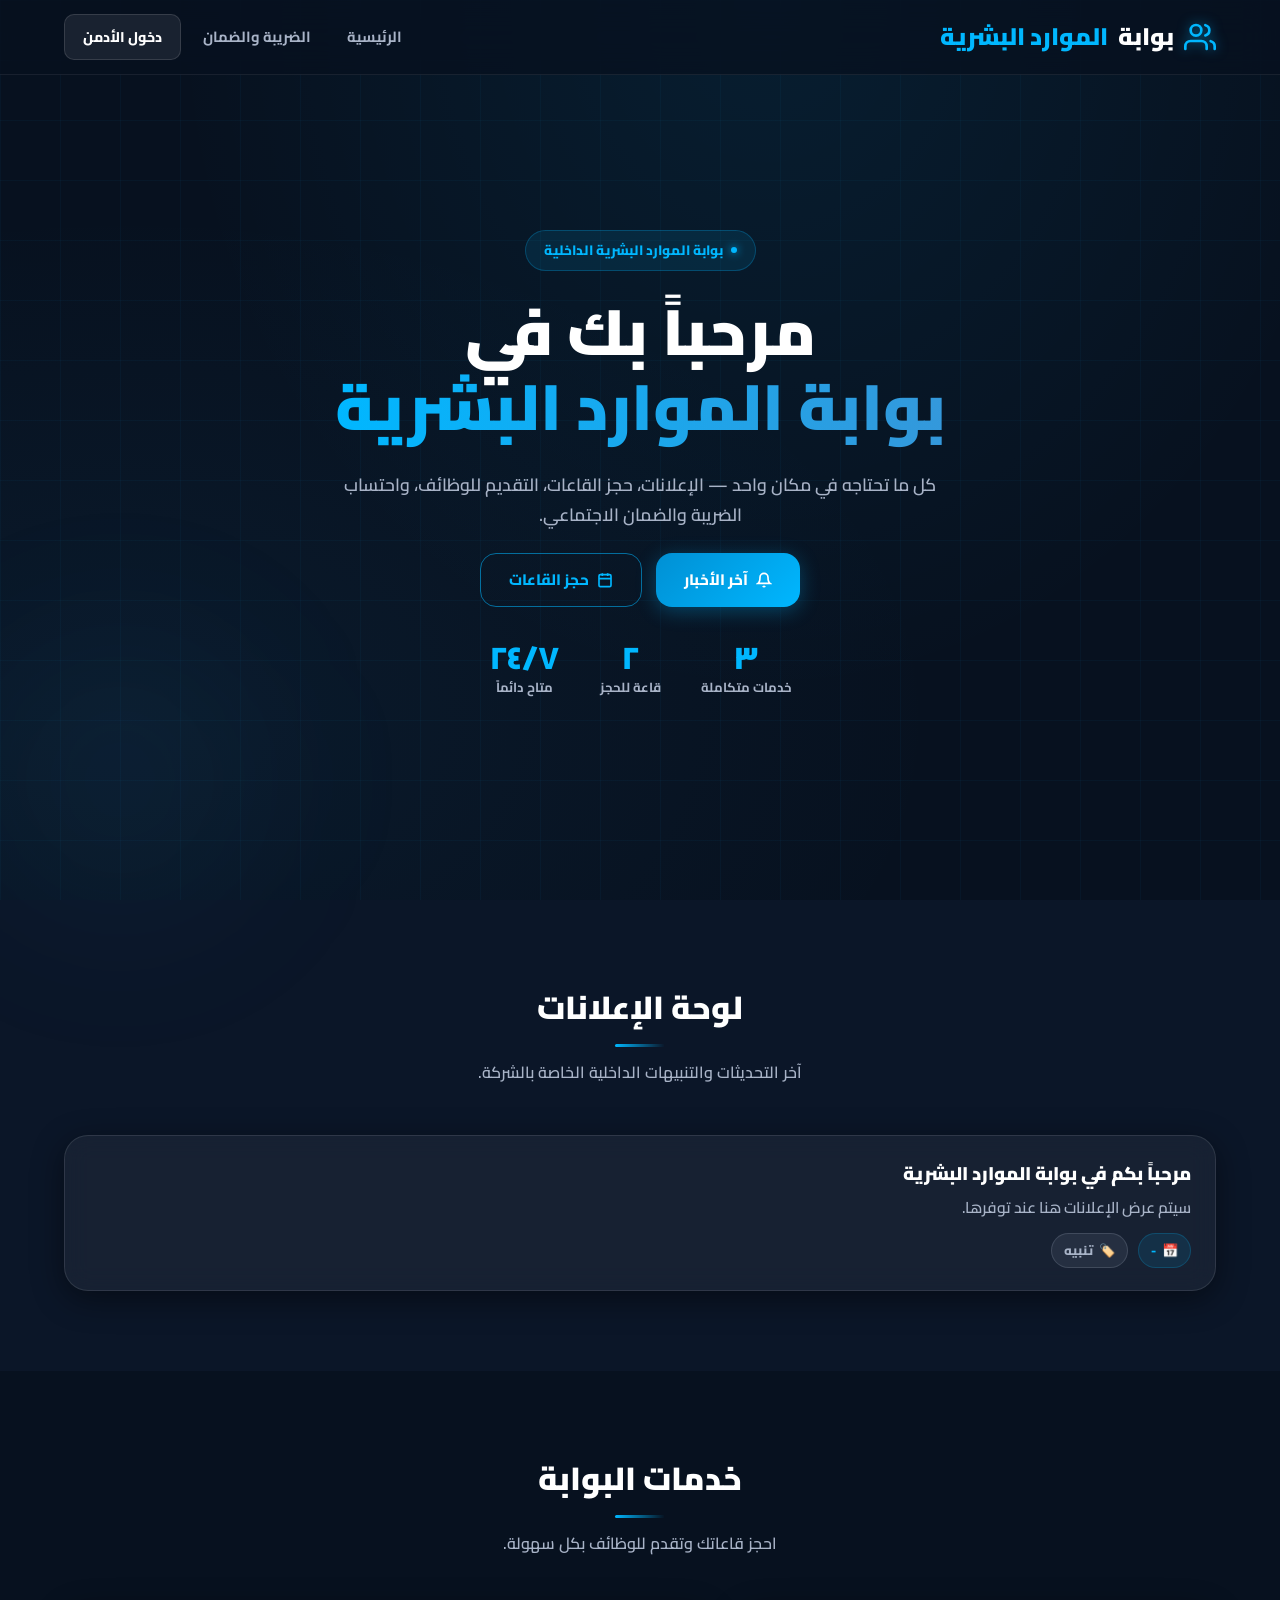
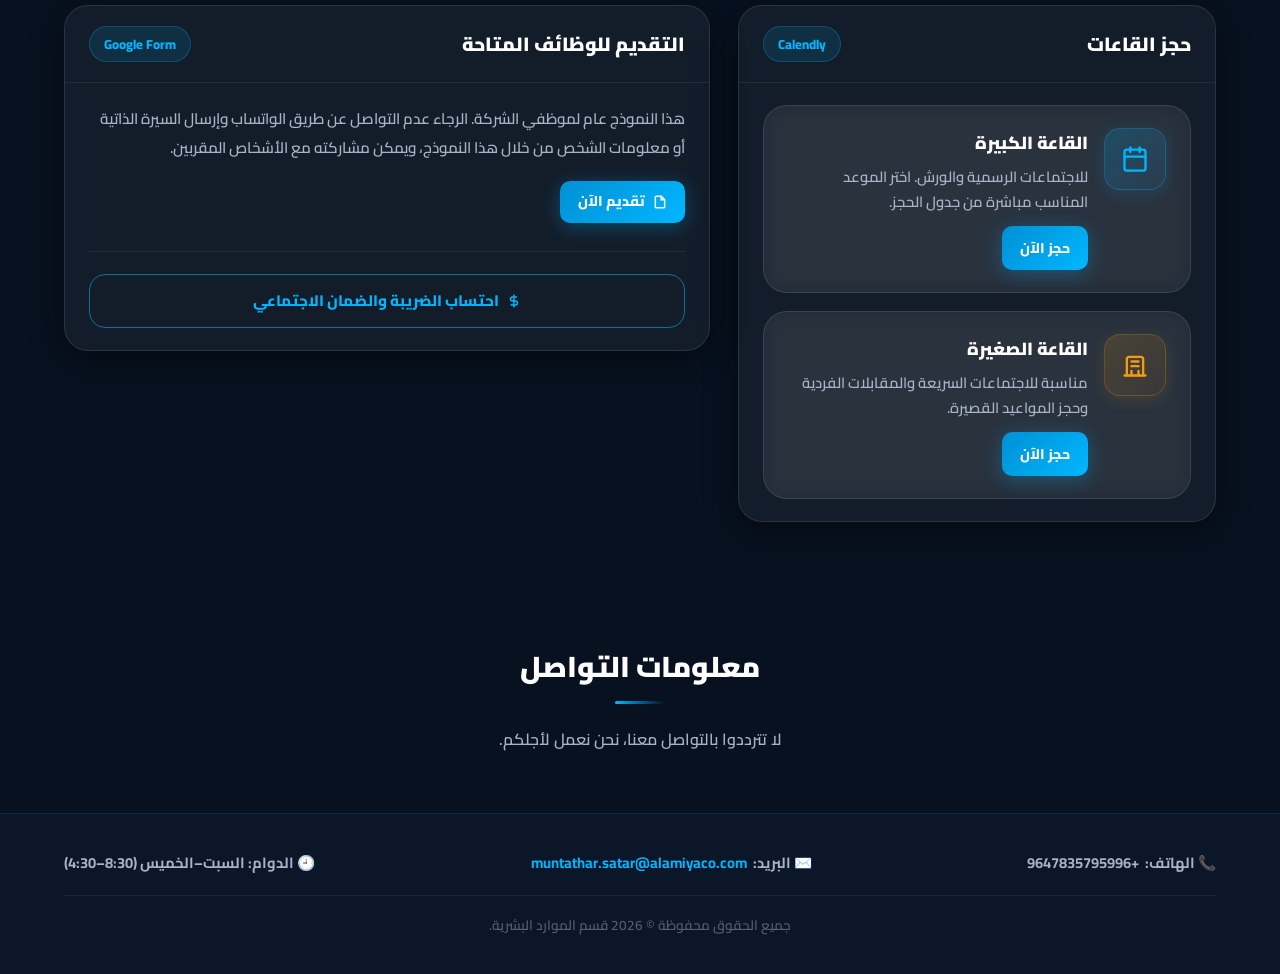
<file: index.html>
<!DOCTYPE html>
<html lang="ar" dir="rtl">
<head>
  <meta charset="UTF-8" />
  <meta name="viewport" content="width=device-width, initial-scale=1.0" />
  <title>بوابة الموارد البشرية</title>
  <link rel="preconnect" href="https://fonts.googleapis.com">
  <link href="https://fonts.googleapis.com/css2?family=Cairo:wght@300;400;600;700;800;900&display=swap" rel="stylesheet">
  <link rel="stylesheet" href="styles.css" />
</head>
<body>

  <header id="header">
    <div class="container navbar">
      <div class="logo">
        <svg width="32" height="32" viewBox="0 0 24 24" fill="none" stroke="currentColor"
          stroke-width="2" stroke-linecap="round" stroke-linejoin="round">
          <path d="M17 21v-2a4 4 0 0 0-4-4H5a4 4 0 0 0-4 4v2"></path>
          <circle cx="9" cy="7" r="4"></circle>
          <path d="M23 21v-2a4 4 0 0 0-3-3.87"></path>
          <path d="M16 3.13a4 4 0 0 1 0 7.75"></path>
        </svg>
        بوابة <span>الموارد البشرية</span>
      </div>
      <div class="nav-actions">
        <a class="nav-link" href="index.html">الرئيسية</a>
        <a class="nav-link" href="tax.html">الضريبة والضمان</a>
        <button class="btn btn-dark btn-sm" type="button" onclick="openAdminLogin()">دخول الأدمن</button>
      </div>
    </div>
  </header>

  <section class="hero" id="home">
    <div class="hero-grid-bg"></div>
    <div class="hero-content">
      <div class="container">
        <div class="hero-inner">
          <div class="hero-badge">
            <span></span>
            بوابة الموارد البشرية الداخلية
          </div>
          <h1>
            مرحباً بك في<br>
            <span class="highlight">بوابة الموارد البشرية</span>
          </h1>
          <p>كل ما تحتاجه في مكان واحد — الإعلانات، حجز القاعات، التقديم للوظائف، واحتساب الضريبة والضمان الاجتماعي.</p>
          <div class="hero-buttons">
            <a class="btn btn-primary" href="#announcements">
              <svg width="16" height="16" viewBox="0 0 24 24" fill="none" stroke="currentColor" stroke-width="2.5">
                <path d="M18 8A6 6 0 0 0 6 8c0 7-3 9-3 9h18s-3-2-3-9"></path>
                <path d="M13.73 21a2 2 0 0 1-3.46 0"></path>
              </svg>
              آخر الأخبار
            </a>
            <a class="btn btn-outline" href="#booking">
              <svg width="16" height="16" viewBox="0 0 24 24" fill="none" stroke="currentColor" stroke-width="2.5">
                <rect x="3" y="4" width="18" height="18" rx="2"></rect>
                <line x1="16" y1="2" x2="16" y2="6"></line>
                <line x1="8" y1="2" x2="8" y2="6"></line>
                <line x1="3" y1="10" x2="21" y2="10"></line>
              </svg>
              حجز القاعات
            </a>
          </div>
          <div class="hero-stats">
            <div class="hero-stat"><strong>٣</strong><span>خدمات متكاملة</span></div>
            <div class="hero-stat"><strong>٢</strong><span>قاعة للحجز</span></div>
            <div class="hero-stat"><strong>٢٤/٧</strong><span>متاح دائماً</span></div>
          </div>
        </div>
      </div>
    </div>
  </section>

  <section id="announcements">
    <div class="container">
      <div class="section-title reveal">
        <h2>لوحة الإعلانات</h2>
        <p>آخر التحديثات والتنبيهات الداخلية الخاصة بالشركة.</p>
      </div>
      <div class="ann-list" id="annList"></div>
    </div>
  </section>

  <section class="portal-section" id="portal">
    <div class="container">
      <div class="section-title reveal">
        <h2>خدمات البوابة</h2>
        <p>احجز قاعاتك وتقدم للوظائف بكل سهولة.</p>
      </div>
      <div class="grid-2">

        <div id="booking" class="reveal">
          <div class="card">
            <div class="card-head">
              <h3>حجز القاعات</h3>
              <span class="badge">Calendly</span>
            </div>
            <div class="card-body">
              <div class="booking-stack">
                <div class="card booking-card booking-card-flat">
                  <div class="card-body">
                    <div class="booking-row">
                      <div class="icon-box">
                        <svg width="28" height="28" viewBox="0 0 24 24" fill="none" stroke="currentColor" stroke-width="2" stroke-linecap="round" stroke-linejoin="round">
                          <rect x="3" y="4" width="18" height="18" rx="2"></rect>
                          <line x1="16" y1="2" x2="16" y2="6"></line>
                          <line x1="8" y1="2" x2="8" y2="6"></line>
                          <line x1="3" y1="10" x2="21" y2="10"></line>
                        </svg>
                      </div>
                      <div class="booking-content">
                        <h4>القاعة الكبيرة</h4>
                        <p>للاجتماعات الرسمية والورش. اختر الموعد المناسب مباشرة من جدول الحجز.</p>
                        <div class="booking-actions">
                          <button class="btn btn-primary btn-sm" type="button" onclick="openCalendly('big')">حجز الآن</button>
                        </div>
                      </div>
                    </div>
                  </div>
                </div>
                <div class="card booking-card booking-card-flat">
                  <div class="card-body">
                    <div class="booking-row">
                      <div class="icon-box small-room-icon">
                        <svg width="28" height="28" viewBox="0 0 24 24" fill="none" stroke="currentColor" stroke-width="2" stroke-linecap="round" stroke-linejoin="round">
                          <path d="M3 21h18"></path>
                          <path d="M5 21V7a2 2 0 0 1 2-2h10a2 2 0 0 1 2 2v14"></path>
                          <path d="M9 21v-4"></path><path d="M15 21v-4"></path>
                          <path d="M9 9h6"></path><path d="M9 13h6"></path>
                        </svg>
                      </div>
                      <div class="booking-content">
                        <h4>القاعة الصغيرة</h4>
                        <p>مناسبة للاجتماعات السريعة والمقابلات الفردية وحجز المواعيد القصيرة.</p>
                        <div class="booking-actions">
                          <button class="btn btn-primary btn-sm" type="button" onclick="openCalendly('small')">حجز الآن</button>
                        </div>
                      </div>
                    </div>
                  </div>
                </div>
              </div>
            </div>
          </div>
        </div>

        <div id="apply" class="reveal">
          <div class="card" style="height:100%;">
            <div class="card-head">
              <h3>التقديم للوظائف المتاحة</h3>
              <span class="badge">Google Form</span>
            </div>
            <div class="card-body">
              <p class="apply-text">
                هذا النموذج عام لموظفي الشركة. الرجاء عدم التواصل عن طريق الواتساب وإرسال السيرة الذاتية أو معلومات الشخص من خلال هذا النموذج، ويمكن مشاركته مع الأشخاص المقربين.
              </p>
              <a class="btn btn-primary btn-sm" id="applyFormBtn" href="#" target="_blank" rel="noopener">
                <svg width="14" height="14" viewBox="0 0 24 24" fill="none" stroke="currentColor" stroke-width="2.5">
                  <path d="M14 2H6a2 2 0 0 0-2 2v16a2 2 0 0 0 2 2h12a2 2 0 0 0 2-2V8z"></path>
                  <polyline points="14 2 14 8 20 8"></polyline>
                </svg>
                تقديم الآن
              </a>
              <div style="margin-top:28px;padding-top:22px;border-top:1px solid rgba(255,255,255,0.07);">
                <a href="tax.html" class="btn btn-outline" style="width:100%;justify-content:center;">
                  <svg width="14" height="14" viewBox="0 0 24 24" fill="none" stroke="currentColor" stroke-width="2.5">
                    <line x1="12" y1="1" x2="12" y2="23"></line>
                    <path d="M17 5H9.5a3.5 3.5 0 0 0 0 7h5a3.5 3.5 0 0 1 0 7H6"></path>
                  </svg>
                  احتساب الضريبة والضمان الاجتماعي
                </a>
              </div>
            </div>
          </div>
        </div>

      </div>
    </div>
  </section>

  <section id="info" class="info-section">
    <div class="container info-container">
      <div class="section-title info-title">
        <h2 class="info-heading">معلومات التواصل</h2>
        <p class="info-description">لا تترددوا بالتواصل معنا، نحن نعمل لأجلكم.</p>
      </div>
    </div>
  </section>

  <footer>
    <div class="container">
      <div class="footer-mini">
        <div class="item">📞 الهاتف: <span id="hrPhone">+9647835795996</span></div>
        <div class="item">✉️ البريد: <a id="hrEmail" href="mailto:muntathar.satar@alamiyaco.com">muntathar.satar@alamiyaco.com</a></div>
        <div class="item">🕘 الدوام: السبت–الخميس (8:30–4:30)</div>
      </div>
      <div class="copyright">
        <p>جميع الحقوق محفوظة &copy; <span id="year"></span> قسم الموارد البشرية.</p>
      </div>
    </div>
  </footer>

  <div class="modal" id="calModal" aria-hidden="true">
    <div class="modal-dialog" role="dialog" aria-modal="true">
      <div class="modal-head">
        <h3 id="calTitle">الحجز</h3>
        <button class="xbtn" type="button" onclick="closeCalModal()">✕</button>
      </div>
      <div class="modal-body modal-body-zero">
        <iframe class="cal-frame" id="calFrame" title="Calendly"></iframe>
      </div>
    </div>
  </div>

  <div class="modal" id="adminLoginModal" aria-hidden="true">
    <div class="modal-dialog admin-dialog" role="dialog" aria-modal="true">
      <div class="modal-head">
        <h3>دخول الأدمن</h3>
        <button class="xbtn" type="button" onclick="closeAdminLogin()">✕</button>
      </div>
      <div class="admin-login-body">
        <p class="admin-login-text">الرجاء إدخال كلمة المرور للدخول إلى بوابة الأدمن.</p>
        <input type="password" id="adminPassword" placeholder="أدخل كلمة المرور" class="admin-password-input" />
        <div id="adminLoginError" class="admin-login-error"></div>
        <div class="admin-login-actions">
          <button class="btn btn-primary btn-sm" type="button" onclick="submitAdminLogin()">دخول</button>
          <button class="btn btn-outline-dark btn-sm" type="button" onclick="closeAdminLogin()">إلغاء</button>
        </div>
      </div>
    </div>
  </div>

  <script src="script.js"></script>
  <script>
    const revealEls = document.querySelectorAll('.reveal');
    const observer = new IntersectionObserver(entries => {
      entries.forEach(e => { if (e.isIntersecting) { e.target.classList.add('visible'); observer.unobserve(e.target); } });
    }, { threshold: 0.12 });
    revealEls.forEach(el => observer.observe(el));
  </script>
</body>
</html>
</file>
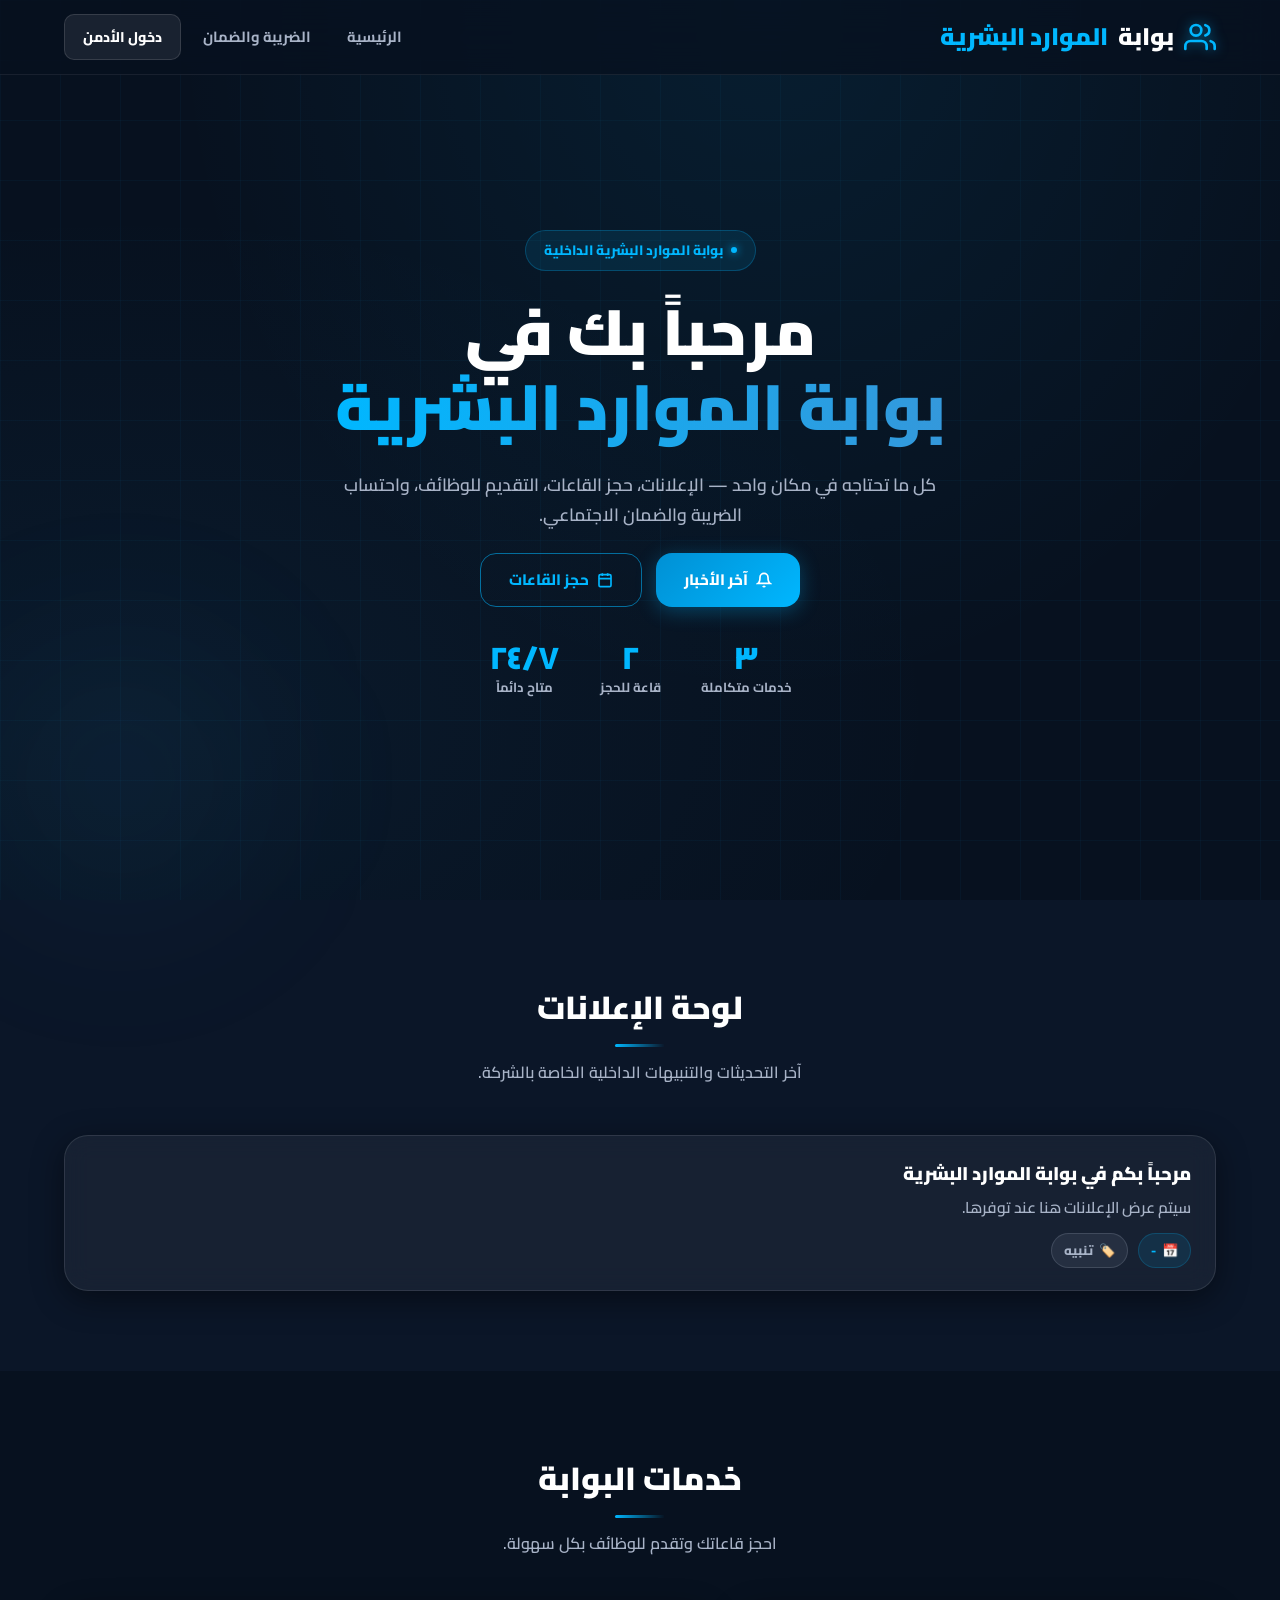
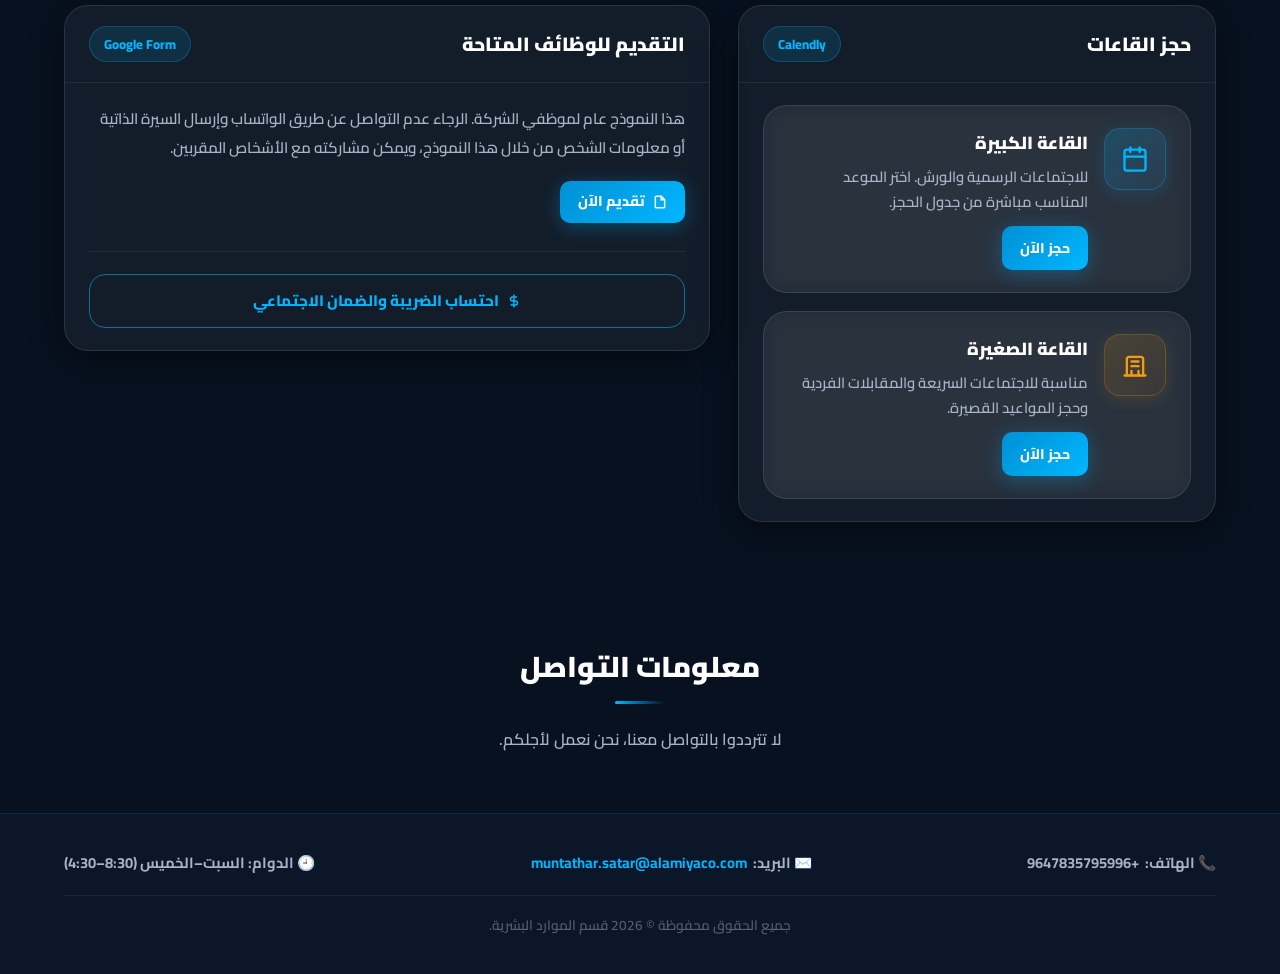
<file: admin.html>
<!DOCTYPE html>
<html lang="ar" dir="rtl">
<head>
  <meta charset="UTF-8" />
  <meta name="viewport" content="width=device-width, initial-scale=1.0" />
  <title>بوابة الأدمن | الموارد البشرية</title>
  <link rel="preconnect" href="https://fonts.googleapis.com">
  <link href="https://fonts.googleapis.com/css2?family=Cairo:wght@300;400;600;700;800;900&display=swap" rel="stylesheet">
  <link rel="stylesheet" href="admin.css" />
</head>
<body>

  <header class="admin-header">
    <div class="container admin-topbar">
      <div>
        <h1>
          <svg width="26" height="26" viewBox="0 0 24 24" fill="none" stroke="currentColor" stroke-width="2" stroke-linecap="round" stroke-linejoin="round">
            <rect x="3" y="3" width="7" height="7"></rect><rect x="14" y="3" width="7" height="7"></rect>
            <rect x="14" y="14" width="7" height="7"></rect><rect x="3" y="14" width="7" height="7"></rect>
          </svg>
          بوابة <span>الأدمن</span>
        </h1>
        <p>صفحة مخصصة لبطاقات وروابط ومواضيع الإدارة.</p>
      </div>
      <div class="admin-top-actions">
        <a href="index.html" class="btn btn-primary">
          <svg width="14" height="14" viewBox="0 0 24 24" fill="none" stroke="currentColor" stroke-width="2.5"><path d="M19 12H5M12 5l-7 7 7 7"/></svg>
          العودة للموقع
        </a>
        <button class="btn btn-dark" type="button" onclick="logoutAdmin()">
          <svg width="14" height="14" viewBox="0 0 24 24" fill="none" stroke="currentColor" stroke-width="2.5">
            <path d="M9 21H5a2 2 0 0 1-2-2V5a2 2 0 0 1 2-2h4"/>
            <polyline points="16 17 21 12 16 7"/><line x1="21" y1="12" x2="9" y2="12"/>
          </svg>
          تسجيل الخروج
        </button>
      </div>
    </div>
  </header>

  <main class="container admin-main">
    <section class="admin-section">
      <div class="section-title">
        <h2>بطاقات الإدارة</h2>
        <p>في حال احتجت لأي شيء ولم تجده اتصل بالرقم التالي 07735796995</p>
      </div>
      <div class="cards-grid" id="adminCardsList"></div>
    </section>
  </main>

  <script src="admin.js"></script>
</body>
</html>
</file>
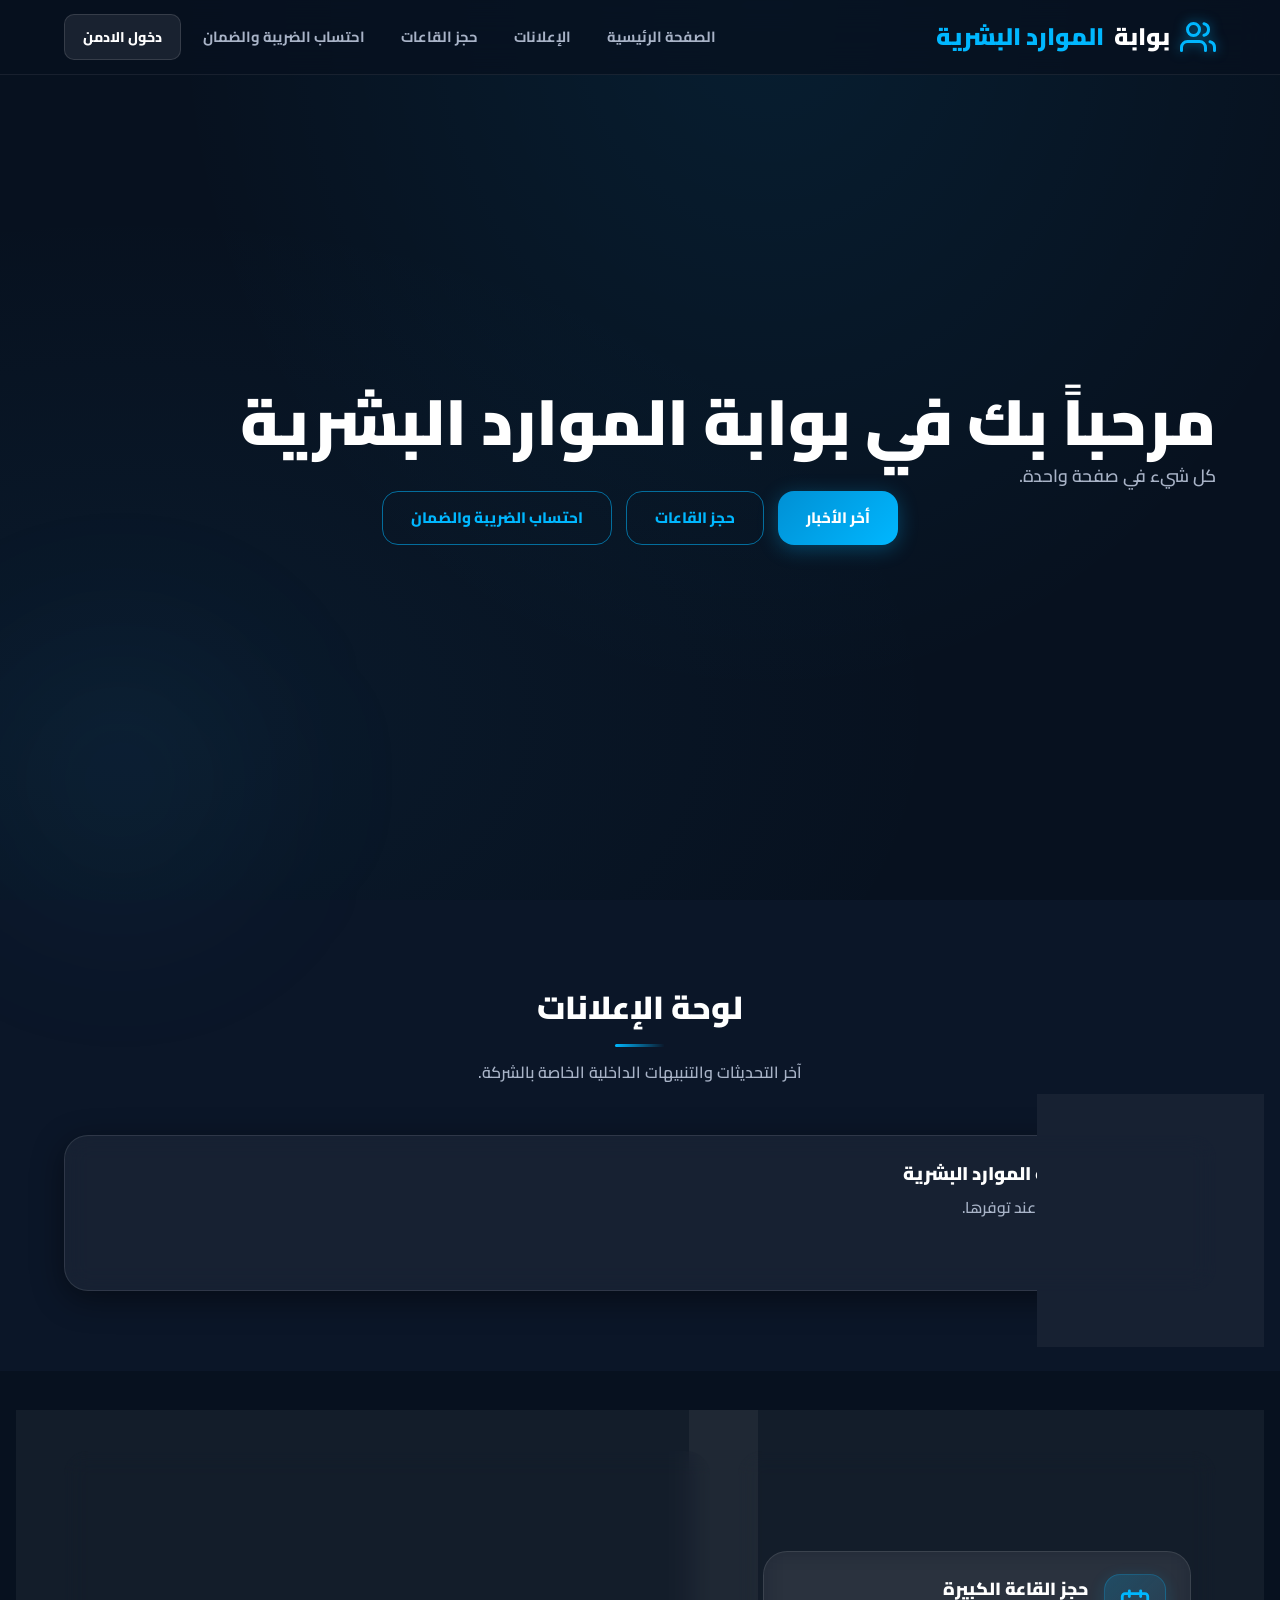
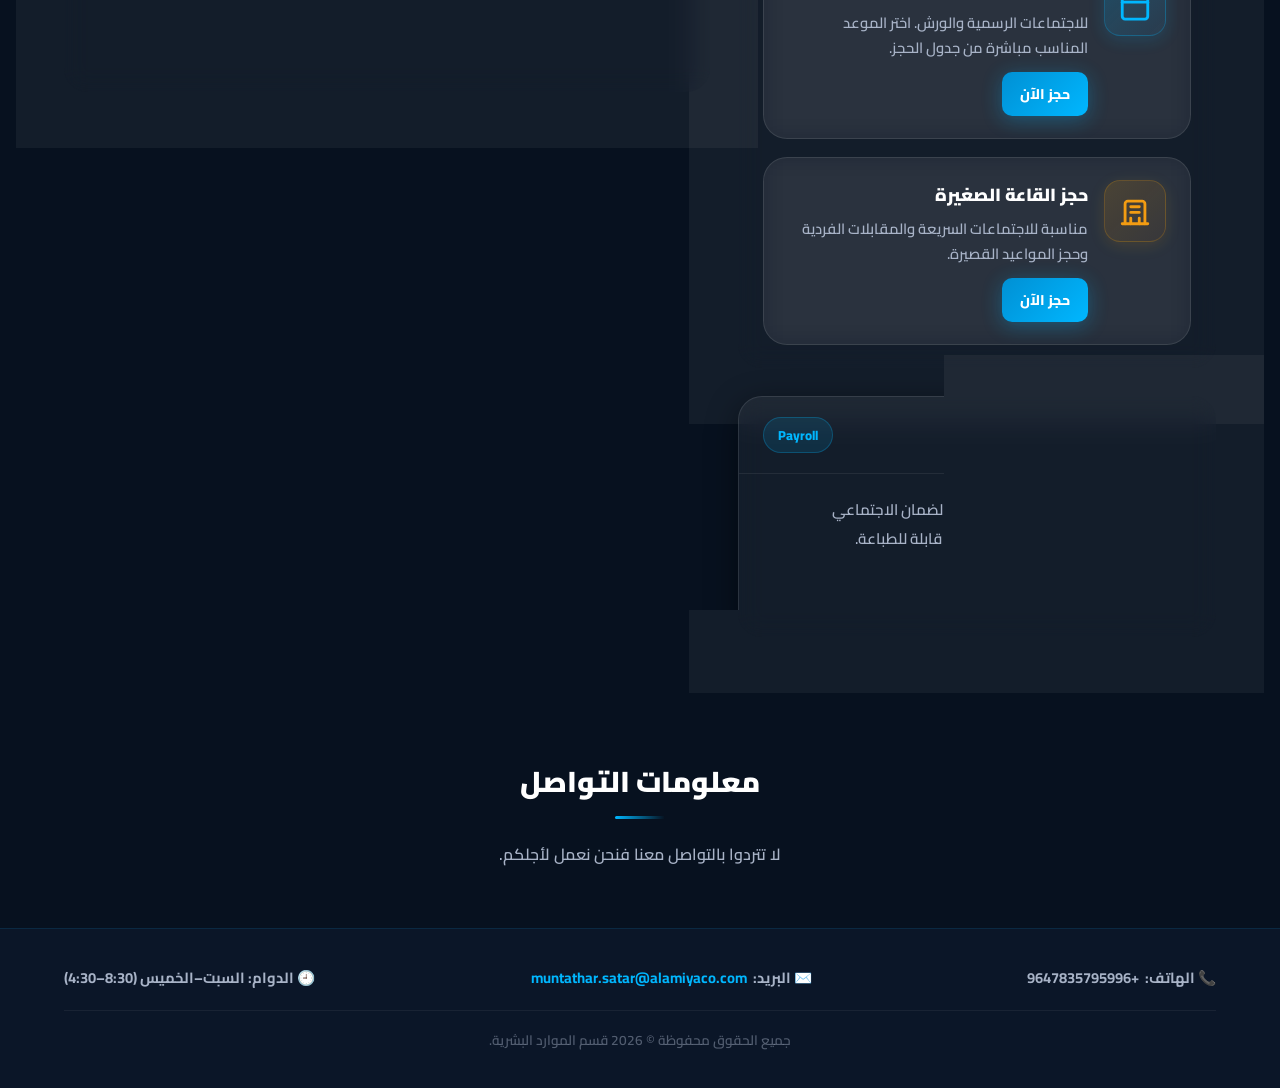
<file: index (1).html>
<!DOCTYPE html>
<html lang="ar" dir="rtl">
<head>
  <meta charset="UTF-8" />
  <meta name="viewport" content="width=device-width, initial-scale=1.0" />
  <title>بوابة الموارد البشرية</title>

  <link rel="preconnect" href="https://fonts.googleapis.com">
  <link href="https://fonts.googleapis.com/css2?family=Cairo:wght@300;400;600;700;800&display=swap" rel="stylesheet">
  <link rel="stylesheet" href="styles.css" />
</head>
<body>

  <header id="header">
    <div class="container navbar">
      <div class="logo">
        <svg width="36" height="36" viewBox="0 0 24 24" fill="none" stroke="currentColor"
          stroke-width="2" stroke-linecap="round" stroke-linejoin="round">
          <path d="M17 21v-2a4 4 0 0 0-4-4H5a4 4 0 0 0-4 4v2"></path>
          <circle cx="9" cy="7" r="4"></circle>
          <path d="M23 21v-2a4 4 0 0 0-3-3.87"></path>
          <path d="M16 3.13a4 4 0 0 1 0 7.75"></path>
        </svg>
        بوابة <span>الموارد البشرية</span>
      </div>

      <div class="nav-actions">
        <a class="nav-link" href="index.html">الصفحة الرئيسية</a>
        <a class="nav-link" href="#announcements">الإعلانات</a>
        <a class="nav-link" href="#booking">حجز القاعات</a>
        <a class="nav-link nav-tax" href="tax.html">احتساب الضريبة والضمان</a>
        <button class="btn btn-dark btn-sm" type="button" onclick="openAdminLogin()">
          دخول الادمن
        </button>
      </div>
    </div>
  </header>

  <section class="hero" id="home">
    <div class="hero-content">
      <div class="container">
        <h1>مرحباً بك في بوابة الموارد البشرية</h1>
        <p>كل شيء في صفحة واحدة.</p>
        <div class="hero-buttons">
          <a class="btn btn-primary" href="#announcements">أخر الأخبار</a>
          <a class="btn btn-outline" href="#booking">حجز القاعات</a>
          <a class="btn btn-outline" href="tax.html">احتساب الضريبة والضمان</a>
        </div>
      </div>
    </div>
  </section>

  <section id="announcements">
    <div class="container">
      <div class="section-title">
        <h2>لوحة الإعلانات</h2>
        <p>آخر التحديثات والتنبيهات الداخلية الخاصة بالشركة.</p>
      </div>
      <div class="ann-list" id="annList"></div>
    </div>
  </section>

  <section class="portal-section" id="portal">
    <div class="container">
      <div class="grid-2">

        <div id="booking">
          <div class="card">
            <div class="card-head">
              <h3>حجز القاعات</h3>
              <span class="badge">Calendly</span>
            </div>
            <div class="card-body">
              <div class="booking-stack">

                <div class="card booking-card booking-card-flat">
                  <div class="card-body">
                    <div class="booking-row">
                      <div class="icon-box">
                        <svg width="34" height="34" viewBox="0 0 24 24" fill="none" stroke="currentColor"
                          stroke-width="2" stroke-linecap="round" stroke-linejoin="round">
                          <rect x="3" y="4" width="18" height="18" rx="2"></rect>
                          <line x1="16" y1="2" x2="16" y2="6"></line>
                          <line x1="8" y1="2" x2="8" y2="6"></line>
                          <line x1="3" y1="10" x2="21" y2="10"></line>
                        </svg>
                      </div>
                      <div class="booking-content">
                        <h4>حجز القاعة الكبيرة</h4>
                        <p>للاجتماعات الرسمية والورش. اختر الموعد المناسب مباشرة من جدول الحجز.</p>
                        <div class="booking-actions">
                          <button class="btn btn-primary btn-sm" type="button" onclick="openCalendly('big')">حجز الآن</button>
                        </div>
                      </div>
                    </div>
                  </div>
                </div>

                <div class="card booking-card booking-card-flat">
                  <div class="card-body">
                    <div class="booking-row">
                      <div class="icon-box small-room-icon">
                        <svg width="34" height="34" viewBox="0 0 24 24" fill="none" stroke="currentColor"
                          stroke-width="2" stroke-linecap="round" stroke-linejoin="round">
                          <path d="M3 21h18"></path>
                          <path d="M5 21V7a2 2 0 0 1 2-2h10a2 2 0 0 1 2 2v14"></path>
                          <path d="M9 21v-4"></path>
                          <path d="M15 21v-4"></path>
                          <path d="M9 9h6"></path>
                          <path d="M9 13h6"></path>
                        </svg>
                      </div>
                      <div class="booking-content">
                        <h4>حجز القاعة الصغيرة</h4>
                        <p>مناسبة للاجتماعات السريعة والمقابلات الفردية وحجز المواعيد القصيرة.</p>
                        <div class="booking-actions">
                          <button class="btn btn-primary btn-sm" type="button" onclick="openCalendly('small')">حجز الآن</button>
                        </div>
                      </div>
                    </div>
                  </div>
                </div>

              </div>
            </div>
          </div>
        </div>

        <div id="apply">
          <div class="card">
            <div class="card-head">
              <h3>التقديم للوظائف المتاحة حالياً</h3>
              <span class="badge">Google Form</span>
            </div>
            <div class="card-body">
              <p class="apply-text">
                هذا النموذج عام الى موظفي الشركة الرجاء عدم التواصل عن طريق الواتساب وارسال السيرة الذاتية او معلومات الشخص من خلال هذا النموذج وكذلك يمكن مشاركته مع الاشخاص القريبين.
              </p>

              <a class="btn btn-primary btn-sm" id="applyFormBtn" href="#" target="_blank" rel="noopener">
                تقديم الآن
              </a>
            </div>
          </div>
        </div>

        <div id="taxCalculator">
          <div class="card tax-service-card">
            <div class="card-head">
              <h3>احتساب الضريبة والضمان</h3>
              <span class="badge">Payroll</span>
            </div>
            <div class="card-body">
              <p class="apply-text">
                صفحة مخصصة لاحتساب ضريبة الدخل والضمان الاجتماعي للموظفين، مع ملخص تنفيذي وتفاصيل قابلة للطباعة.
              </p>

              <a class="btn btn-primary btn-sm" href="tax.html">
                فتح صفحة الاحتساب
              </a>
            </div>
          </div>
        </div>

      </div>
    </div>
  </section>

  <section id="info" class="info-section">
    <div class="container info-container">
      <div class="section-title info-title">
        <h2 class="info-heading">معلومات التواصل</h2>
        <p class="info-description">لا تتردوا بالتواصل معنا فنحن نعمل لأجلكم.</p>
      </div>
    </div>
  </section>

  <footer>
    <div class="container">
      <div class="footer-mini">
        <div class="item">📞 الهاتف: <span id="hrPhone">+9647835795996</span></div>
        <div class="item">✉️ البريد: <a id="hrEmail" href="mailto:muntathar.satar@alamiyaco.com">muntathar.satar@alamiyaco.com</a></div>
        <div class="item">🕘 الدوام: السبت–الخميس (8:30–4:30)</div>
      </div>

      <div class="copyright">
        <p>جميع الحقوق محفوظة &copy; <span id="year"></span> قسم الموارد البشرية.</p>
      </div>
    </div>
  </footer>

  <div class="modal" id="calModal" aria-hidden="true">
    <div class="modal-dialog" role="dialog" aria-modal="true">
      <div class="modal-head">
        <h3 id="calTitle">الحجز</h3>
        <button class="xbtn" type="button" onclick="closeCalModal()">✕</button>
      </div>
      <div class="modal-body modal-body-zero">
        <iframe class="cal-frame" id="calFrame" title="Calendly"></iframe>
      </div>
    </div>
  </div>

  <div class="modal" id="adminLoginModal" aria-hidden="true">
    <div class="modal-dialog admin-dialog" role="dialog" aria-modal="true">
      <div class="modal-head">
        <h3>دخول الادمن</h3>
        <button class="xbtn" type="button" onclick="closeAdminLogin()">✕</button>
      </div>

      <div class="admin-login-body">
        <p class="admin-login-text">
          الرجاء إدخال كلمة المرور للدخول إلى بوابة الأدمن.
        </p>

        <input
          type="password"
          id="adminPassword"
          placeholder="أدخل كلمة المرور"
          class="admin-password-input"
        />

        <div id="adminLoginError" class="admin-login-error"></div>

        <div class="admin-login-actions">
          <button class="btn btn-primary btn-sm" type="button" onclick="submitAdminLogin()">دخول</button>
          <button class="btn btn-outline-dark btn-sm" type="button" onclick="closeAdminLogin()">إلغاء</button>
        </div>
      </div>
    </div>
  </div>

  <script src="script.js"></script>
</body>
</html>
</file>
<file: styles.css>
/* ===== HR PORTAL — DARK FUTURISTIC UI ===== */
:root {
  --navy:       #07111f;
  --dark-blue:  #0b1628;
  --card-bg:    rgba(255,255,255,0.05);
  --card-border:rgba(255,255,255,0.10);
  --cyan:       #00b7ff;
  --cyan-glow:  rgba(0,183,255,0.18);
  --blue:       #3498db;
  --white:      #ffffff;
  --muted:      #a8b3c7;
  --radius:     16px;
  --radius-lg:  24px;
  --transition: all 0.35s cubic-bezier(0.4,0,0.2,1);
  --shadow-card:0 8px 32px rgba(0,0,0,0.45);
  --shadow-glow:0 0 32px rgba(0,183,255,0.15);
  --font:       'Cairo', sans-serif;
}

*, *::before, *::after { box-sizing: border-box; margin: 0; padding: 0; }
html { scroll-behavior: smooth; }
body {
  font-family: var(--font);
  background: var(--navy);
  color: var(--white);
  line-height: 1.7;
  overflow-x: hidden;
  min-height: 100vh;
}
a { text-decoration: none; color: inherit; }
ul { list-style: none; }
img { max-width: 100%; display: block; }
button, input, select, textarea { font-family: var(--font); }

body::before, body::after {
  content: '';
  position: fixed;
  border-radius: 50%;
  filter: blur(80px);
  pointer-events: none;
  z-index: 0;
  animation: orbFloat 12s ease-in-out infinite alternate;
}
body::before {
  width: 500px; height: 500px;
  background: radial-gradient(circle, rgba(0,183,255,0.10) 0%, transparent 70%);
  top: -100px; right: -100px;
}
body::after {
  width: 400px; height: 400px;
  background: radial-gradient(circle, rgba(52,152,219,0.08) 0%, transparent 70%);
  bottom: -80px; left: -80px;
  animation-delay: -6s;
}
@keyframes orbFloat {
  0%   { transform: translate(0,0) scale(1); }
  100% { transform: translate(30px,40px) scale(1.08); }
}

.container {
  max-width: 1200px;
  margin: 0 auto;
  padding: 0 24px;
  position: relative;
  z-index: 1;
}

.btn {
  display: inline-flex;
  align-items: center;
  justify-content: center;
  gap: 8px;
  padding: 13px 28px;
  border-radius: var(--radius);
  font-weight: 800;
  font-size: 0.95rem;
  cursor: pointer;
  border: none;
  transition: var(--transition);
  position: relative;
  overflow: hidden;
  white-space: nowrap;
}
.btn::after {
  content: '';
  position: absolute;
  inset: 0;
  background: rgba(255,255,255,0);
  transition: var(--transition);
}
.btn:hover::after { background: rgba(255,255,255,0.06); }

.btn-primary {
  background: linear-gradient(135deg, #0090d4, #00b7ff);
  color: #fff;
  box-shadow: 0 4px 20px rgba(0,183,255,0.30);
}
.btn-primary:hover {
  transform: translateY(-3px);
  box-shadow: 0 8px 30px rgba(0,183,255,0.45);
}
.btn-outline {
  background: transparent;
  border: 1.5px solid rgba(0,183,255,0.55);
  color: var(--cyan);
}
.btn-outline:hover {
  background: rgba(0,183,255,0.10);
  border-color: var(--cyan);
  transform: translateY(-2px);
  box-shadow: 0 0 20px rgba(0,183,255,0.20);
}
.btn-dark {
  background: rgba(255,255,255,0.08);
  border: 1.5px solid rgba(255,255,255,0.12);
  color: var(--white);
}
.btn-dark:hover {
  background: rgba(255,255,255,0.14);
  transform: translateY(-2px);
}
.btn-outline-dark {
  background: transparent;
  border: 1.5px solid rgba(255,255,255,0.20);
  color: var(--muted);
}
.btn-outline-dark:hover {
  border-color: rgba(255,255,255,0.40);
  color: var(--white);
}
.btn-sm { padding: 9px 18px; font-size: 0.88rem; border-radius: 10px; }

header {
  position: fixed;
  top: 0; left: 0; right: 0;
  z-index: 1000;
  background: rgba(7,17,31,0.75);
  backdrop-filter: blur(18px);
  -webkit-backdrop-filter: blur(18px);
  border-bottom: 1px solid rgba(255,255,255,0.07);
  transition: var(--transition);
}
header.scrolled {
  background: rgba(7,17,31,0.92);
  box-shadow: 0 4px 30px rgba(0,0,0,0.40);
}
.navbar {
  display: flex;
  align-items: center;
  justify-content: space-between;
  gap: 20px;
  min-height: 74px;
  transition: var(--transition);
}
header.scrolled .navbar { min-height: 58px; }

.logo {
  display: flex;
  align-items: center;
  gap: 10px;
  font-size: 1.5rem;
  font-weight: 900;
  color: var(--white);
  user-select: none;
}
.logo svg { color: var(--cyan); filter: drop-shadow(0 0 6px rgba(0,183,255,0.6)); }
.logo span { color: var(--cyan); }

.nav-actions {
  display: flex;
  align-items: center;
  gap: 8px;
  flex-shrink: 0;
}
.nav-link {
  font-weight: 700;
  font-size: 0.92rem;
  color: var(--muted);
  padding: 8px 14px;
  border-radius: 10px;
  transition: var(--transition);
  white-space: nowrap;
}
.nav-link:hover {
  color: var(--white);
  background: rgba(255,255,255,0.07);
}

.hero {
  min-height: 100vh;
  display: flex;
  align-items: center;
  position: relative;
  overflow: hidden;
  background: radial-gradient(ellipse at 60% 0%, rgba(0,183,255,0.08) 0%, transparent 55%),
              radial-gradient(ellipse at 10% 80%, rgba(52,152,219,0.07) 0%, transparent 50%),
              var(--navy);
}
.hero-grid-bg {
  position: absolute;
  inset: 0;
  background-image:
    linear-gradient(rgba(0,183,255,0.04) 1px, transparent 1px),
    linear-gradient(90deg, rgba(0,183,255,0.04) 1px, transparent 1px);
  background-size: 60px 60px;
  pointer-events: none;
}
.hero-content {
  position: relative;
  z-index: 2;
  width: 100%;
  padding-top: 90px;
  padding-bottom: 60px;
}
.hero-inner {
  display: flex;
  flex-direction: column;
  align-items: center;
  text-align: center;
  gap: 24px;
}
.hero-badge {
  display: inline-flex;
  align-items: center;
  gap: 8px;
  background: rgba(0,183,255,0.10);
  border: 1px solid rgba(0,183,255,0.25);
  color: var(--cyan);
  padding: 8px 18px;
  border-radius: 999px;
  font-size: 0.85rem;
  font-weight: 800;
  animation: fadeDown 0.7s ease both;
}
.hero-badge span {
  width: 6px; height: 6px;
  border-radius: 50%;
  background: var(--cyan);
  box-shadow: 0 0 8px var(--cyan);
  display: inline-block;
  animation: pulse 2s ease infinite;
}
@keyframes pulse {
  0%,100%{ opacity:1; transform:scale(1); }
  50%{ opacity:0.5; transform:scale(0.8); }
}
.hero h1 {
  font-size: clamp(2.2rem, 5vw, 4rem);
  font-weight: 900;
  line-height: 1.18;
  animation: fadeUp 0.7s 0.15s ease both;
}
.hero h1 .highlight {
  background: linear-gradient(90deg, var(--cyan), #3498db);
  -webkit-background-clip: text;
  -webkit-text-fill-color: transparent;
  background-clip: text;
}
.hero p {
  max-width: 640px;
  color: var(--muted);
  font-size: 1.1rem;
  font-weight: 600;
  animation: fadeUp 0.7s 0.25s ease both;
}
.hero-buttons {
  display: flex;
  gap: 14px;
  justify-content: center;
  flex-wrap: wrap;
  animation: fadeUp 0.7s 0.35s ease both;
}
.hero-stats {
  display: flex;
  gap: 40px;
  justify-content: center;
  flex-wrap: wrap;
  margin-top: 10px;
  animation: fadeUp 0.7s 0.45s ease both;
}
.hero-stat { text-align: center; }
.hero-stat strong {
  display: block;
  font-size: 2rem;
  font-weight: 900;
  color: var(--cyan);
  line-height: 1;
}
.hero-stat span { font-size: 0.82rem; color: var(--muted); font-weight: 700; }

@keyframes fadeUp   { from { opacity:0; transform:translateY(22px); } to { opacity:1; transform:translateY(0); } }
@keyframes fadeDown { from { opacity:0; transform:translateY(-14px); } to { opacity:1; transform:translateY(0); } }

.card {
  background: var(--card-bg);
  border: 1px solid var(--card-border);
  border-radius: var(--radius-lg);
  backdrop-filter: blur(12px);
  -webkit-backdrop-filter: blur(12px);
  box-shadow: var(--shadow-card);
  transition: var(--transition);
  overflow: hidden;
  position: relative;
}
.card::before {
  content: '';
  position: absolute;
  top: 0; left: 0; right: 0;
  height: 1px;
  background: linear-gradient(90deg, transparent, rgba(0,183,255,0.4), transparent);
  opacity: 0;
  transition: var(--transition);
}
.card:hover {
  transform: translateY(-6px);
  box-shadow: var(--shadow-card), var(--shadow-glow);
  border-color: rgba(0,183,255,0.22);
}
.card:hover::before { opacity: 1; }

.card-head {
  padding: 20px 24px;
  border-bottom: 1px solid rgba(255,255,255,0.07);
  display: flex;
  align-items: center;
  justify-content: space-between;
  gap: 12px;
  flex-wrap: wrap;
}
.card-head h3 { font-size: 1.2rem; font-weight: 900; color: var(--white); }
.card-body { padding: 22px 24px; }

.badge {
  background: rgba(0,183,255,0.12);
  border: 1px solid rgba(0,183,255,0.25);
  color: var(--cyan);
  padding: 6px 14px;
  border-radius: 999px;
  font-size: 0.82rem;
  font-weight: 800;
}

section { padding: 80px 0; }
.section-title { text-align: center; margin-bottom: 48px; }
.section-title h2 {
  font-size: 2rem;
  font-weight: 900;
  color: var(--white);
  margin-bottom: 12px;
  position: relative;
  display: inline-block;
}
.section-title h2::after {
  content: '';
  display: block;
  width: 50px; height: 3px;
  background: linear-gradient(90deg, var(--cyan), transparent);
  border-radius: 2px;
  margin: 10px auto 0;
}
.section-title p { color: var(--muted); max-width: 600px; margin: 0 auto; font-weight: 600; }

#announcements { background: var(--dark-blue); }
.ann-list { display: grid; gap: 18px; }
.ann-title { font-size: 1.15rem; font-weight: 900; color: var(--white); margin-bottom: 6px; }
.ann-text { color: var(--muted); font-weight: 600; font-size: 0.97rem; }
.ann-meta {
  display: flex;
  gap: 10px;
  flex-wrap: wrap;
  align-items: center;
  margin-top: 12px;
}
.pill {
  display: inline-flex;
  align-items: center;
  gap: 6px;
  background: rgba(0,183,255,0.10);
  border: 1px solid rgba(0,183,255,0.20);
  color: var(--cyan);
  padding: 5px 12px;
  border-radius: 999px;
  font-size: 0.82rem;
  font-weight: 800;
}
.pill.gray {
  background: rgba(168,179,199,0.10);
  border-color: rgba(168,179,199,0.20);
  color: var(--muted);
}
.ann-actions { margin-top: 14px; }

.portal-section { background: var(--navy); position: relative; }
.grid-2 {
  display: grid;
  grid-template-columns: 1fr 1.35fr;
  gap: 28px;
  align-items: start;
}
.booking-stack { display: grid; gap: 18px; }
.booking-card-flat { box-shadow: none; }
.booking-row { display: flex; gap: 16px; align-items: flex-start; }
.booking-content { flex: 1; }
.booking-card h4 { font-size: 1.1rem; font-weight: 900; color: var(--white); margin-bottom: 6px; }
.booking-card p { color: var(--muted); font-size: 0.92rem; font-weight: 600; margin-bottom: 12px; }
.booking-actions { display: flex; gap: 10px; flex-wrap: wrap; }
.icon-box {
  width: 62px; height: 62px;
  border-radius: 16px;
  display: flex; align-items: center; justify-content: center;
  flex-shrink: 0;
  background: linear-gradient(135deg, rgba(0,183,255,0.20), rgba(52,152,219,0.10));
  border: 1px solid rgba(0,183,255,0.25);
  color: var(--cyan);
  box-shadow: 0 4px 16px rgba(0,183,255,0.15);
}
.small-room-icon {
  background: linear-gradient(135deg, rgba(255,165,0,0.15), rgba(230,126,34,0.08)) !important;
  border-color: rgba(255,165,0,0.20) !important;
  color: #f39c12 !important;
  box-shadow: 0 4px 16px rgba(255,165,0,0.12) !important;
}
.apply-text { color: var(--muted); font-weight: 600; font-size: 0.95rem; margin-bottom: 18px; line-height: 1.9; }

.info-section { padding: 40px 0 0; }
.info-container { padding-bottom: 0; }
.info-title { margin-bottom: 0; }
.info-heading { font-size: 1.8rem !important; }
.info-description { margin-top: 10px !important; }

footer {
  background: var(--dark-blue);
  border-top: 1px solid rgba(0,183,255,0.12);
  padding: 36px 0;
  margin-top: 60px;
}
.footer-mini {
  display: flex;
  justify-content: space-between;
  flex-wrap: wrap;
  gap: 16px;
  align-items: center;
  padding-bottom: 20px;
  border-bottom: 1px solid rgba(255,255,255,0.06);
}
.footer-mini .item {
  color: var(--muted);
  font-weight: 700;
  font-size: 0.92rem;
  display: flex;
  align-items: center;
  gap: 6px;
}
.footer-mini a { color: var(--cyan); }
.copyright {
  text-align: center;
  color: rgba(168,179,199,0.45);
  font-size: 0.85rem;
  font-weight: 600;
  padding-top: 18px;
}

.modal {
  position: fixed;
  inset: 0;
  background: rgba(0,0,0,0.70);
  backdrop-filter: blur(6px);
  display: none;
  align-items: center;
  justify-content: center;
  z-index: 2000;
  padding: 20px;
}
.modal.show { display: flex; }
.modal-dialog {
  width: min(880px, 96vw);
  background: rgba(11,22,40,0.95);
  border: 1px solid rgba(0,183,255,0.18);
  border-radius: var(--radius-lg);
  box-shadow: 0 30px 80px rgba(0,0,0,0.6), 0 0 40px rgba(0,183,255,0.10);
  overflow: hidden;
  animation: modalIn 0.30s ease;
}
@keyframes modalIn {
  from { opacity:0; transform:scale(0.94) translateY(14px); }
  to   { opacity:1; transform:none; }
}
.modal-head {
  padding: 18px 22px;
  display: flex;
  justify-content: space-between;
  align-items: center;
  gap: 12px;
  border-bottom: 1px solid rgba(255,255,255,0.07);
}
.modal-head h3 { font-weight: 900; color: var(--white); font-size: 1.15rem; margin: 0; }
.xbtn {
  border: none;
  background: rgba(255,255,255,0.08);
  color: var(--muted);
  width: 38px; height: 38px;
  border-radius: 999px;
  font-size: 16px;
  font-weight: 900;
  cursor: pointer;
  transition: var(--transition);
  display: flex; align-items: center; justify-content: center;
}
.xbtn:hover { background: rgba(255,0,60,0.20); color: #ff4466; }
.modal-body-zero { padding: 0; }
.cal-frame { width: 100%; height: 70vh; border: 0; display: block; background: #fff; }

.admin-dialog { width: min(440px, 95vw); }
.admin-login-body { padding: 24px; }
.admin-login-text { color: var(--muted); font-weight: 600; margin-bottom: 16px; font-size: 0.93rem; }
.admin-password-input {
  width: 100%;
  padding: 14px 16px;
  background: rgba(255,255,255,0.06);
  border: 1px solid rgba(255,255,255,0.12);
  border-radius: 12px;
  color: var(--white);
  font-size: 1rem;
  font-family: var(--font);
  outline: none;
  margin-bottom: 12px;
  transition: var(--transition);
}
.admin-password-input:focus {
  border-color: rgba(0,183,255,0.55);
  box-shadow: 0 0 0 3px rgba(0,183,255,0.12);
}
.admin-password-input::placeholder { color: rgba(168,179,199,0.50); }
.admin-login-error { color: #ff4466; font-weight: 700; min-height: 22px; margin-bottom: 10px; font-size: 0.88rem; }
.admin-login-actions { display: flex; gap: 10px; flex-wrap: wrap; }

.reveal {
  opacity: 0;
  transform: translateY(28px);
  transition: opacity 0.6s ease, transform 0.6s ease;
}
.reveal.visible { opacity: 1; transform: translateY(0); }

@media (max-width: 992px) { .grid-2 { grid-template-columns: 1fr; } }
@media (max-width: 768px) {
  .navbar { min-height: 60px; }
  .logo { font-size: 1.2rem; }
  .nav-actions .btn { padding: 8px 12px; font-size: 0.82rem; }
  .hero h1 { font-size: 2rem; }
  .hero-stats { gap: 24px; }
  .hero-stat strong { font-size: 1.6rem; }
  footer { margin-top: 40px; }
}
@media (max-width: 576px) {
  .navbar { flex-direction: column; gap: 10px; padding: 12px 0; min-height: auto; }
  header.scrolled .navbar { min-height: auto; }
  .hero { min-height: 100svh; }
  .hero h1 { font-size: 1.75rem; }
  .booking-row { flex-direction: column; }
  .footer-mini { flex-direction: column; align-items: flex-start; }
  .hero-stats { gap: 20px; }
}
</file>
<file: admin.css>
:root {
  --navy:        #07111f;
  --dark-blue:   #0b1628;
  --card-bg:     rgba(255,255,255,0.05);
  --card-border: rgba(255,255,255,0.10);
  --cyan:        #00b7ff;
  --white:       #ffffff;
  --muted:       #a8b3c7;
  --radius-lg:   22px;
  --transition:  all 0.32s cubic-bezier(0.4,0,0.2,1);
  --shadow:      0 8px 32px rgba(0,0,0,0.45);
  --font:        'Cairo', sans-serif;
}

*, *::before, *::after { box-sizing: border-box; margin: 0; padding: 0; }
html { scroll-behavior: smooth; }
body {
  font-family: var(--font);
  background: var(--navy);
  color: var(--white);
  line-height: 1.7;
  overflow-x: hidden;
  min-height: 100vh;
}
a { text-decoration: none; color: inherit; }

body::before, body::after {
  content: '';
  position: fixed;
  border-radius: 50%;
  filter: blur(80px);
  pointer-events: none;
  z-index: 0;
  animation: orbFloat 12s ease-in-out infinite alternate;
}
body::before {
  width: 500px; height: 500px;
  background: radial-gradient(circle, rgba(0,183,255,0.09) 0%, transparent 70%);
  top: -120px; right: -120px;
}
body::after {
  width: 380px; height: 380px;
  background: radial-gradient(circle, rgba(52,152,219,0.07) 0%, transparent 70%);
  bottom: -100px; left: -80px;
  animation-delay: -6s;
}
@keyframes orbFloat {
  0%   { transform: translate(0,0) scale(1); }
  100% { transform: translate(30px,40px) scale(1.08); }
}

.container { max-width: 1200px; margin: 0 auto; padding: 0 24px; position: relative; z-index: 1; }

.btn {
  display: inline-flex; align-items: center; justify-content: center; gap: 8px;
  padding: 11px 22px; border-radius: 12px; font-weight: 800; font-size: 0.90rem;
  cursor: pointer; border: none; transition: var(--transition); font-family: var(--font); white-space: nowrap;
}
.btn-primary {
  background: linear-gradient(135deg, #0090d4, #00b7ff);
  color: #fff; box-shadow: 0 4px 20px rgba(0,183,255,0.28);
}
.btn-primary:hover { transform: translateY(-2px); box-shadow: 0 8px 28px rgba(0,183,255,0.40); }
.btn-dark {
  background: rgba(255,255,255,0.07);
  border: 1px solid rgba(255,255,255,0.12); color: var(--muted);
}
.btn-dark:hover { background: rgba(255,68,102,0.15); border-color: rgba(255,68,102,0.30); color: #ff4466; }

.admin-header {
  position: sticky; top: 0; z-index: 1000;
  background: rgba(7,17,31,0.80);
  backdrop-filter: blur(18px); -webkit-backdrop-filter: blur(18px);
  border-bottom: 1px solid rgba(0,183,255,0.10);
}
.admin-topbar {
  display: flex; justify-content: space-between; align-items: center;
  gap: 20px; flex-wrap: wrap; min-height: 72px;
}
.admin-topbar h1 {
  font-size: 1.35rem; font-weight: 900; color: var(--white);
  display: flex; align-items: center; gap: 10px;
}
.admin-topbar h1 svg { color: var(--cyan); filter: drop-shadow(0 0 5px rgba(0,183,255,0.55)); }
.admin-topbar h1 span { color: var(--cyan); }
.admin-topbar p { color: var(--muted); font-size: 0.82rem; font-weight: 600; margin-top: 3px; }
.admin-top-actions { display: flex; gap: 10px; }

.admin-main { padding: 44px 0 70px; }

.section-title { text-align: center; margin-bottom: 36px; }
.section-title h2 {
  font-size: 1.8rem; font-weight: 900; color: var(--white);
  margin-bottom: 10px; display: inline-block; position: relative;
}
.section-title h2::after {
  content: ''; display: block; width: 50px; height: 3px;
  background: linear-gradient(90deg, var(--cyan), transparent);
  border-radius: 2px; margin: 10px auto 0;
}
.section-title p { color: var(--muted); font-size: 0.92rem; font-weight: 600; max-width: 680px; margin: 0 auto; }

.cards-grid {
  display: grid;
  grid-template-columns: repeat(auto-fill, minmax(270px, 1fr));
  gap: 22px; align-items: stretch;
}

.admin-card {
  background: var(--card-bg);
  border: 1px solid var(--card-border);
  border-radius: var(--radius-lg);
  backdrop-filter: blur(12px); -webkit-backdrop-filter: blur(12px);
  box-shadow: var(--shadow);
  padding: 24px 22px; text-align: center;
  transition: var(--transition);
  display: flex; flex-direction: column; min-height: 240px;
  position: relative; overflow: hidden;
}
.admin-card::before {
  content: ''; position: absolute; top: 0; left: 0; right: 0; height: 1px;
  background: linear-gradient(90deg, transparent, rgba(0,183,255,0.40), transparent);
  opacity: 0; transition: var(--transition);
}
.admin-card:hover {
  transform: translateY(-7px);
  border-color: rgba(0,183,255,0.24);
  box-shadow: var(--shadow), 0 0 30px rgba(0,183,255,0.10);
}
.admin-card:hover::before { opacity: 1; }

.admin-card-tag {
  display: inline-flex; align-items: center; justify-content: center; align-self: center;
  background: rgba(0,183,255,0.10); border: 1px solid rgba(0,183,255,0.22); color: var(--cyan);
  padding: 6px 16px; border-radius: 999px; font-size: 0.78rem; font-weight: 800; margin-bottom: 16px;
}
.admin-card-title { font-size: 1.02rem; font-weight: 900; color: var(--white); line-height: 1.55; margin-bottom: 10px; }
.admin-card-desc { color: var(--muted); font-size: 0.86rem; font-weight: 600; line-height: 1.8; flex-grow: 1; margin-bottom: 18px; }
.admin-card-actions { margin-top: auto; }
.admin-card-btn {
  display: inline-flex; align-items: center; justify-content: center; gap: 8px;
  background: linear-gradient(135deg, #0090d4, #00b7ff);
  color: #fff; padding: 10px 22px; border-radius: 12px;
  font-weight: 800; font-size: 0.88rem; transition: var(--transition);
  box-shadow: 0 4px 18px rgba(0,183,255,0.25); width: 100%; cursor: pointer;
}
.admin-card-btn:hover { transform: translateY(-2px); box-shadow: 0 8px 28px rgba(0,183,255,0.40); }

.empty-state {
  grid-column: 1/-1;
  background: var(--card-bg);
  border: 1px dashed rgba(0,183,255,0.20);
  border-radius: var(--radius-lg);
  padding: 50px 30px; text-align: center;
}
.empty-state h3 { font-size: 1.2rem; color: var(--white); margin-bottom: 10px; }
.empty-state p { color: var(--muted); font-size: 0.90rem; font-weight: 600; }

@media (max-width: 768px) {
  .admin-topbar { min-height: auto; padding: 14px 0; flex-direction: column-reverse; align-items: flex-start; gap: 12px; }
  .admin-topbar h1 { font-size: 1.15rem; }
  .section-title h2 { font-size: 1.5rem; }
  .cards-grid { grid-template-columns: 1fr; }
}
</file>
